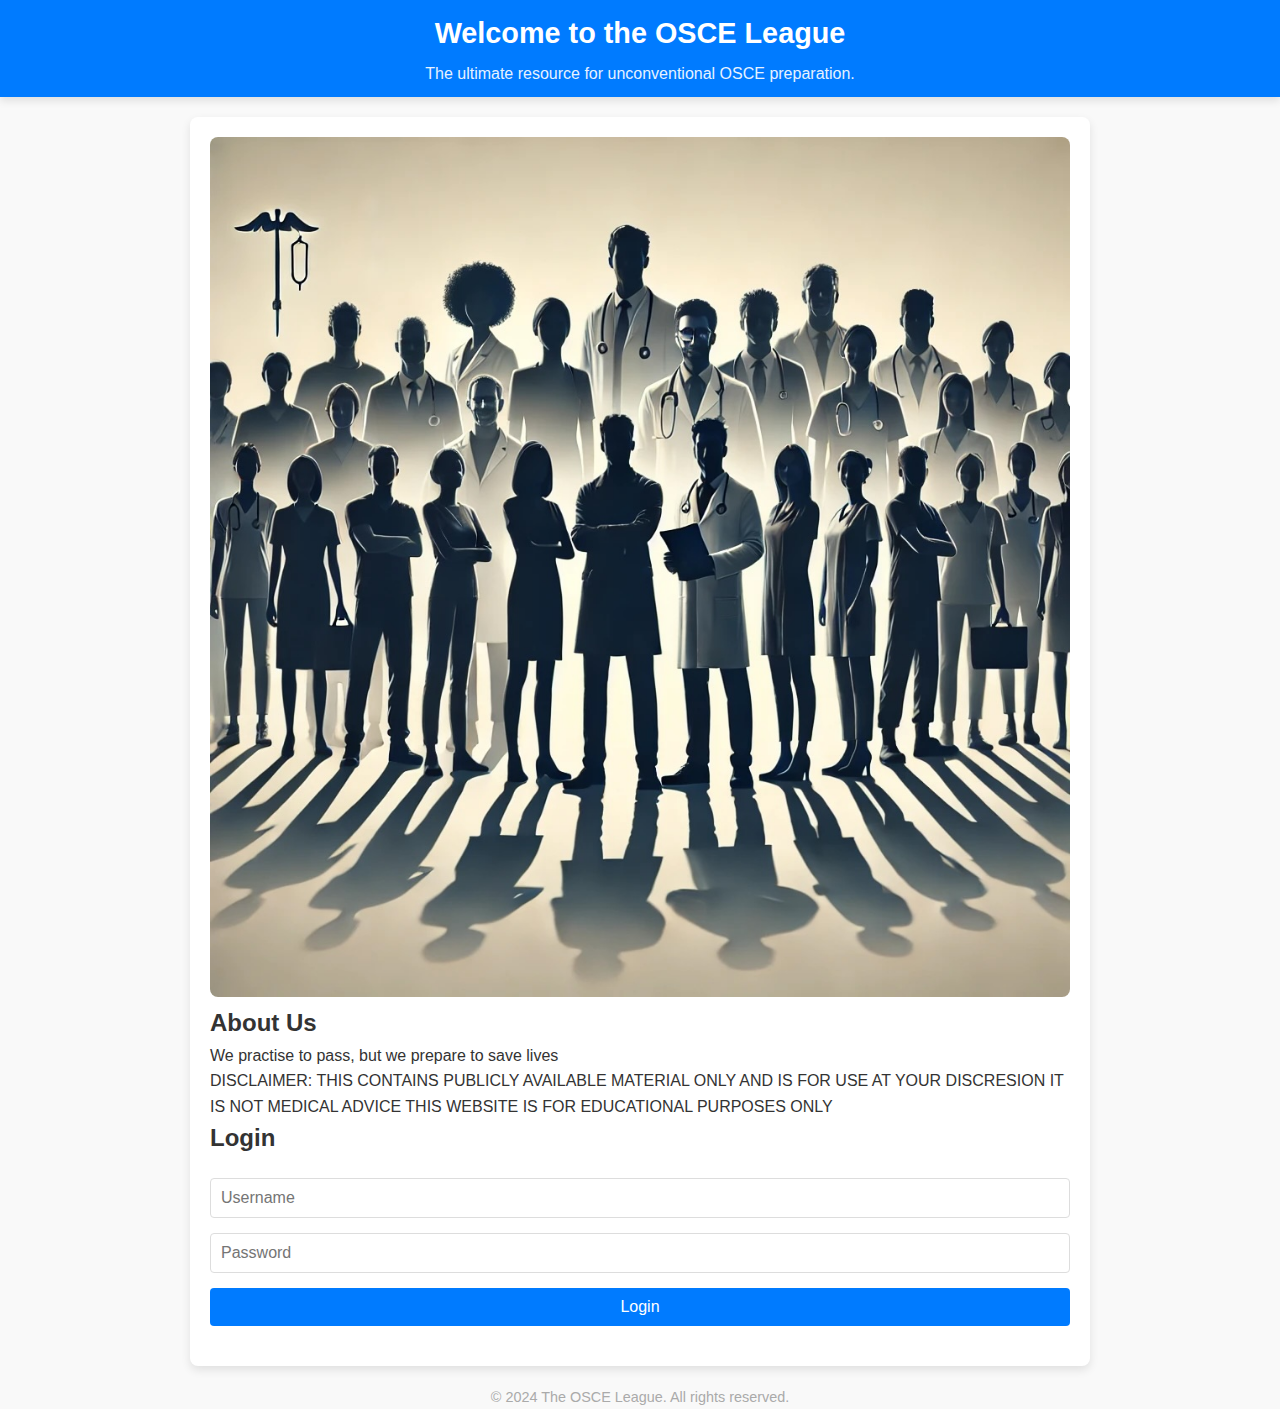
<file: index.html>
<!DOCTYPE html>
<html lang="en">
<head>
  <meta charset="UTF-8">
  <meta name="viewport" content="width=device-width, initial-scale=1.0">
  <title>Anti OSCE League</title>
  <link rel="stylesheet" href="styles.css">
  <script>
    // Basic JavaScript for validating username and password
    function validateLogin(event) {
      event.preventDefault(); // Prevent form submission
      
      const username = document.getElementById("username").value;
      const password = document.getElementById("password").value;

      // Replace these with your actual credentials
      const validUsername = "Matt";
      const validPassword = "Test";

      if (username === validUsername && password === validPassword) {
        window.location.href = "dashboard.html"; // Redirect to main dashboard
      } else {
        alert("Invalid username or password. Please try again.");
      }
    }
  </script>
</head>
<body>
  <header>
    <h1>Welcome to the OSCE League</h1>
    <p>The ultimate resource for unconventional OSCE preparation.</p>
  </header>

  <div class="container">
    <img src="Leauge.jpeg" alt="The Leauge" style="width: 100%; border-radius: 8px;">
    <h2>About Us</h2>
    <p>
      We practise to pass, but we prepare to save lives
    </p>
    <p>
      DISCLAIMER: THIS CONTAINS PUBLICLY AVAILABLE MATERIAL ONLY AND IS FOR USE AT YOUR DISCRESION IT IS NOT MEDICAL ADVICE
      THIS WEBSITE IS FOR EDUCATIONAL PURPOSES ONLY
    </p>
    <h2>Login</h2>
    <form onsubmit="validateLogin(event)">
      <div class="form-group">
        <input type="text" id="username" placeholder="Username" required>
      </div>
      <div class="form-group">
        <input type="password" id="password" placeholder="Password" required>
      </div>
      <button type="submit">Login</button>
    </form>
  </div>

  <footer class="footer">
    © 2024 The OSCE League. All rights reserved.
  </footer>
</body>
</html>
</file>
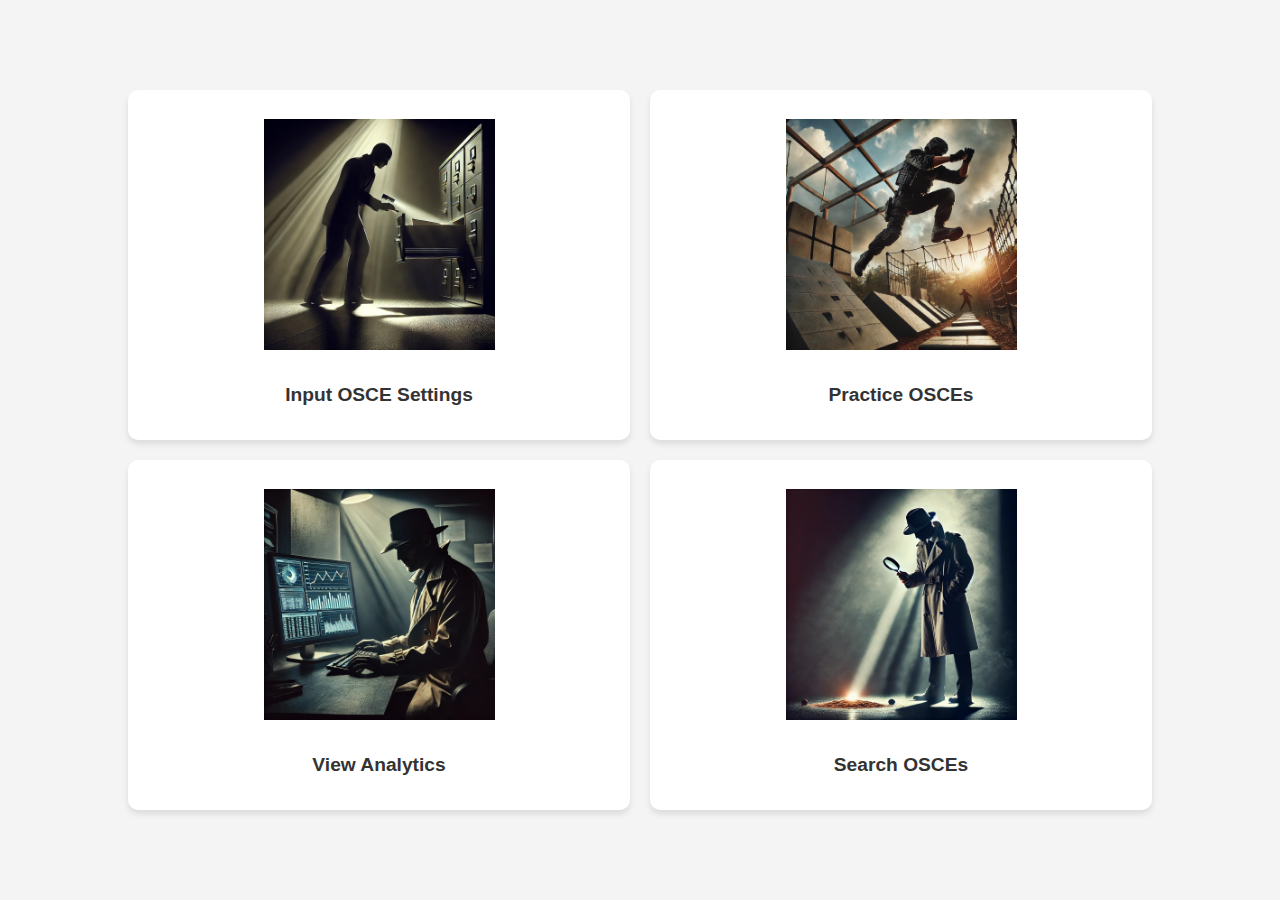
<file: dashboard.html>
<!DOCTYPE html>
<html lang="en">
<head>
    <meta charset="UTF-8">
    <meta name="viewport" content="width=device-width, initial-scale=1.0">
    <title>ACEM OSCE Dashboard</title>
    <link rel="stylesheet" href="styles.css">
    <style>
        body {
            font-family: Arial, sans-serif;
            margin: 0;
            padding: 0;
            display: flex;
            justify-content: center;
            align-items: center;
            height: 100vh;
            background-color: #f4f4f4;
        }

        .dashboard {
            display: grid;
            grid-template-columns: 1fr 1fr;
            grid-template-rows: 1fr 1fr;
            gap: 20px;
            width: 80%;
            height: 80%;
        }

        .quadrant {
            background-color: white;
            border-radius: 10px;
            box-shadow: 0 4px 6px rgba(0, 0, 0, 0.1);
            display: flex;
            flex-direction: column;
            justify-content: center;
            align-items: center;
            text-align: center;
            padding: 20px;
            transition: transform 0.2s;
        }

        .quadrant:hover {
            transform: scale(1.05);
        }

        .quadrant img {
            width: 50%;
            height: auto;
            margin-bottom: 20px;
        }

        .quadrant a {
            text-decoration: none;
            color: #333;
            font-weight: bold;
            font-size: 1.2em;
        }
    </style>
</head>
<body>
    <div class="dashboard">
        <!-- Input OSCE Settings -->
        <div class="quadrant">
            <a href="input.html">
                <img src="Input.jpeg" alt="Input OSCE Settings">
            </a>
            <a href="input.html">Input OSCE Settings</a>
        </div>

        <!-- Practice OSCEs -->
        <div class="quadrant">
            <a href="practice.html">
                <img src="Practice.jpeg" alt="Practice OSCEs">
            </a>
            <a href="practice.html">Practice OSCEs</a>
        </div>

        <!-- Analytics -->
        <div class="quadrant">
            <a href="analytics.html">
                <img src="Analytics.jpeg" alt="View Analytics">
            </a>
            <a href="analytics.html">View Analytics</a>
        </div>

        <!-- Search OSCEs -->
        <div class="quadrant">
            <a href="search.html">
                <img src="Search.jpeg" alt="Search OSCEs">
            </a>
            <a href="search.html">Search OSCEs</a>
        </div>
    </div>
</body>
</html>
</file>
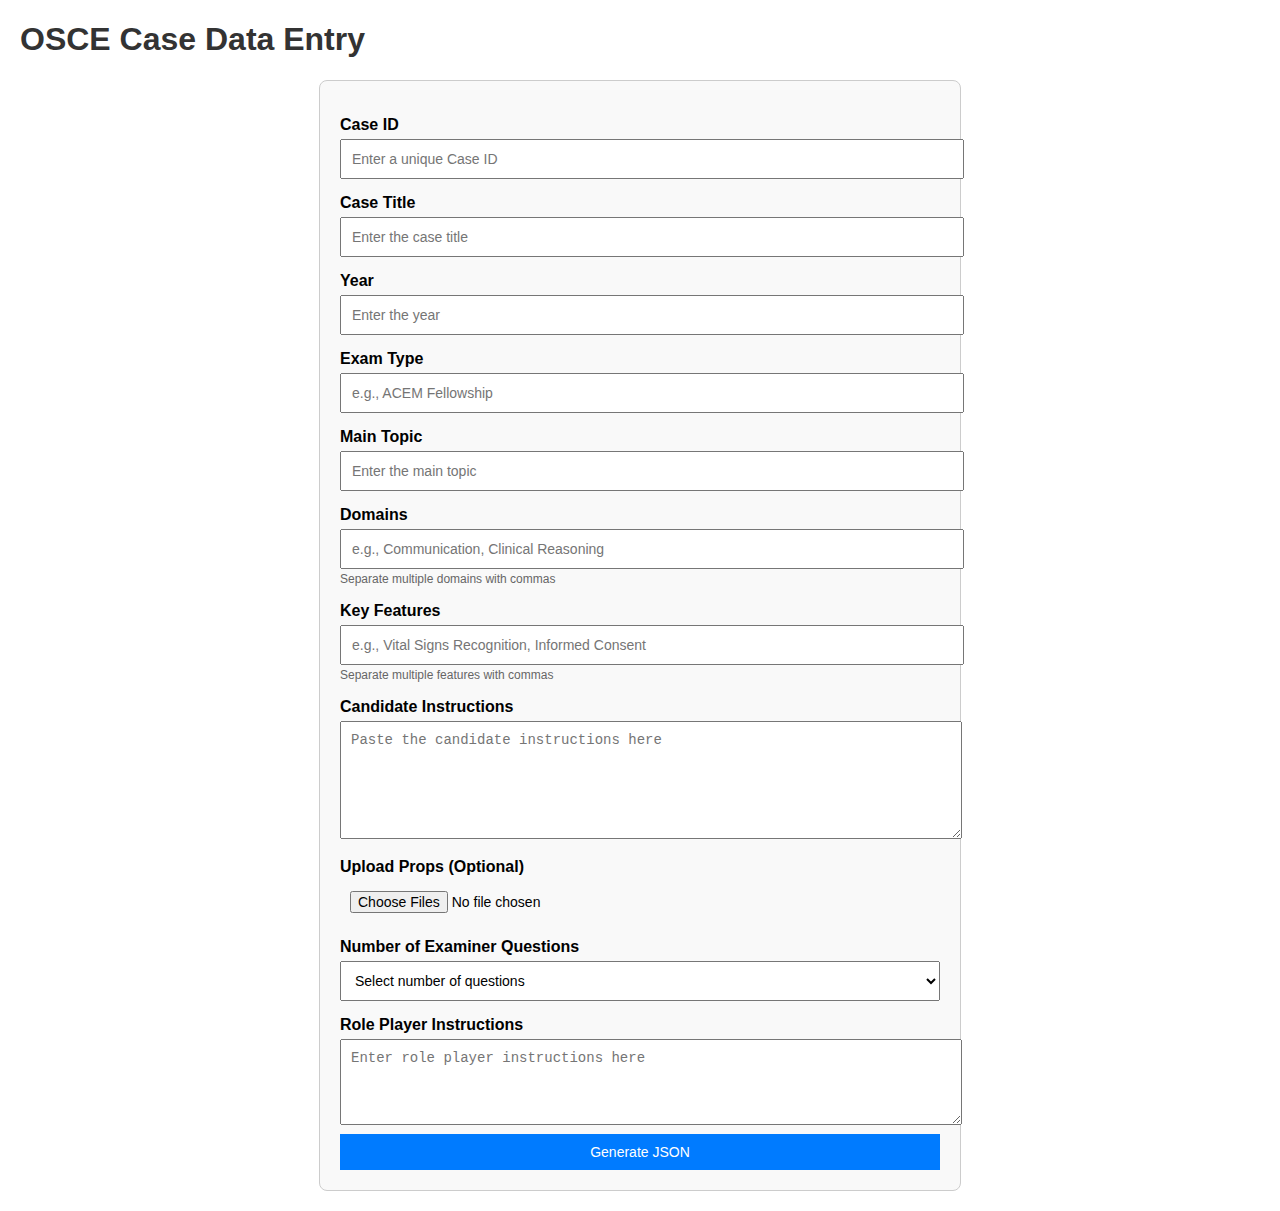
<file: Input.html>
<!DOCTYPE html>
<html lang="en">
<head>
    <meta charset="UTF-8">
    <meta name="viewport" content="width=device-width, initial-scale=1.0">
    <title>OSCE Case Data Entry</title>
    <style>
        body {
            font-family: Arial, sans-serif;
            margin: 20px;
        }
        h1 {
            color: #333;
        }
        form {
            max-width: 600px;
            margin: auto;
            padding: 20px;
            border: 1px solid #ccc;
            border-radius: 8px;
            background-color: #f9f9f9;
        }
        label {
            font-weight: bold;
            display: block;
            margin-top: 15px;
        }
        input, select, textarea, button {
            width: 100%;
            margin-top: 5px;
            padding: 10px;
            font-size: 14px;
        }
        button {
            background-color: #007BFF;
            color: white;
            border: none;
            cursor: pointer;
        }
        button:hover {
            background-color: #0056b3;
        }
        .small-text {
            font-size: 12px;
            color: #666;
        }
        .question-box {
            margin-top: 15px;
            border: 1px solid #ccc;
            padding: 10px;
            border-radius: 8px;
            background-color: #fff;
        }
    </style>
    <script>
        function addExaminerQuestions() {
            const numberOfQuestions = parseInt(document.getElementById('num_questions').value);
            const questionsContainer = document.getElementById('questions_container');
            questionsContainer.innerHTML = '';

            for (let i = 1; i <= numberOfQuestions; i++) {
                const questionBox = document.createElement('div');
                questionBox.className = 'question-box';

                const questionLabel = document.createElement('label');
                questionLabel.textContent = `Question ${i}`;
                questionBox.appendChild(questionLabel);

                const questionTextarea = document.createElement('textarea');
                questionTextarea.name = `examiner_question_${i}`;
                questionTextarea.rows = 3;
                questionTextarea.placeholder = `Enter question ${i}`;
                questionBox.appendChild(questionTextarea);

                const markingLabel = document.createElement('label');
                markingLabel.textContent = `Marking Schedule for Question ${i}`;
                questionBox.appendChild(markingLabel);

                const markingTextarea = document.createElement('textarea');
                markingTextarea.name = `marking_schedule_${i}`;
                markingTextarea.rows = 3;
                markingTextarea.placeholder = `Enter marking schedule for question ${i}`;
                questionBox.appendChild(markingTextarea);

                questionsContainer.appendChild(questionBox);
            }
        }
    </script>
</head>
<body>
    <h1>OSCE Case Data Entry</h1>
    <form method="POST" action="/generate">
        <label for="case_id">Case ID</label>
        <input type="text" id="case_id" name="case_id" placeholder="Enter a unique Case ID" required>

        <label for="title">Case Title</label>
        <input type="text" id="title" name="title" placeholder="Enter the case title" required>

        <label for="year">Year</label>
        <input type="number" id="year" name="year" placeholder="Enter the year" required>

        <label for="exam_type">Exam Type</label>
        <input type="text" id="exam_type" name="exam_type" placeholder="e.g., ACEM Fellowship" required>

        <label for="main_topic">Main Topic</label>
        <input type="text" id="main_topic" name="main_topic" placeholder="Enter the main topic" required>

        <label for="domains">Domains</label>
        <input type="text" id="domains" name="domains" placeholder="e.g., Communication, Clinical Reasoning">
        <span class="small-text">Separate multiple domains with commas</span>

        <label for="key_features">Key Features</label>
        <input type="text" id="key_features" name="key_features" placeholder="e.g., Vital Signs Recognition, Informed Consent">
        <span class="small-text">Separate multiple features with commas</span>

        <label for="candidate_instructions">Candidate Instructions</label>
        <textarea id="candidate_instructions" name="candidate_instructions" rows="6" placeholder="Paste the candidate instructions here" required></textarea>

        <label for="props">Upload Props (Optional)</label>
        <input type="file" id="props" name="props" multiple>

        <label for="num_questions">Number of Examiner Questions</label>
        <select id="num_questions" name="num_questions" onchange="addExaminerQuestions()">
            <option value="0">Select number of questions</option>
            <option value="1">1</option>
            <option value="2">2</option>
            <option value="3">3</option>
            <option value="4">4</option>
            <option value="5">5</option>
        </select>

        <div id="questions_container"></div>

        <label for="role_player_instructions">Role Player Instructions</label>
        <textarea id="role_player_instructions" name="role_player_instructions" rows="4" placeholder="Enter role player instructions here"></textarea>

        <button type="submit">Generate JSON</button>
    </form>
</body>
</html>
</file>
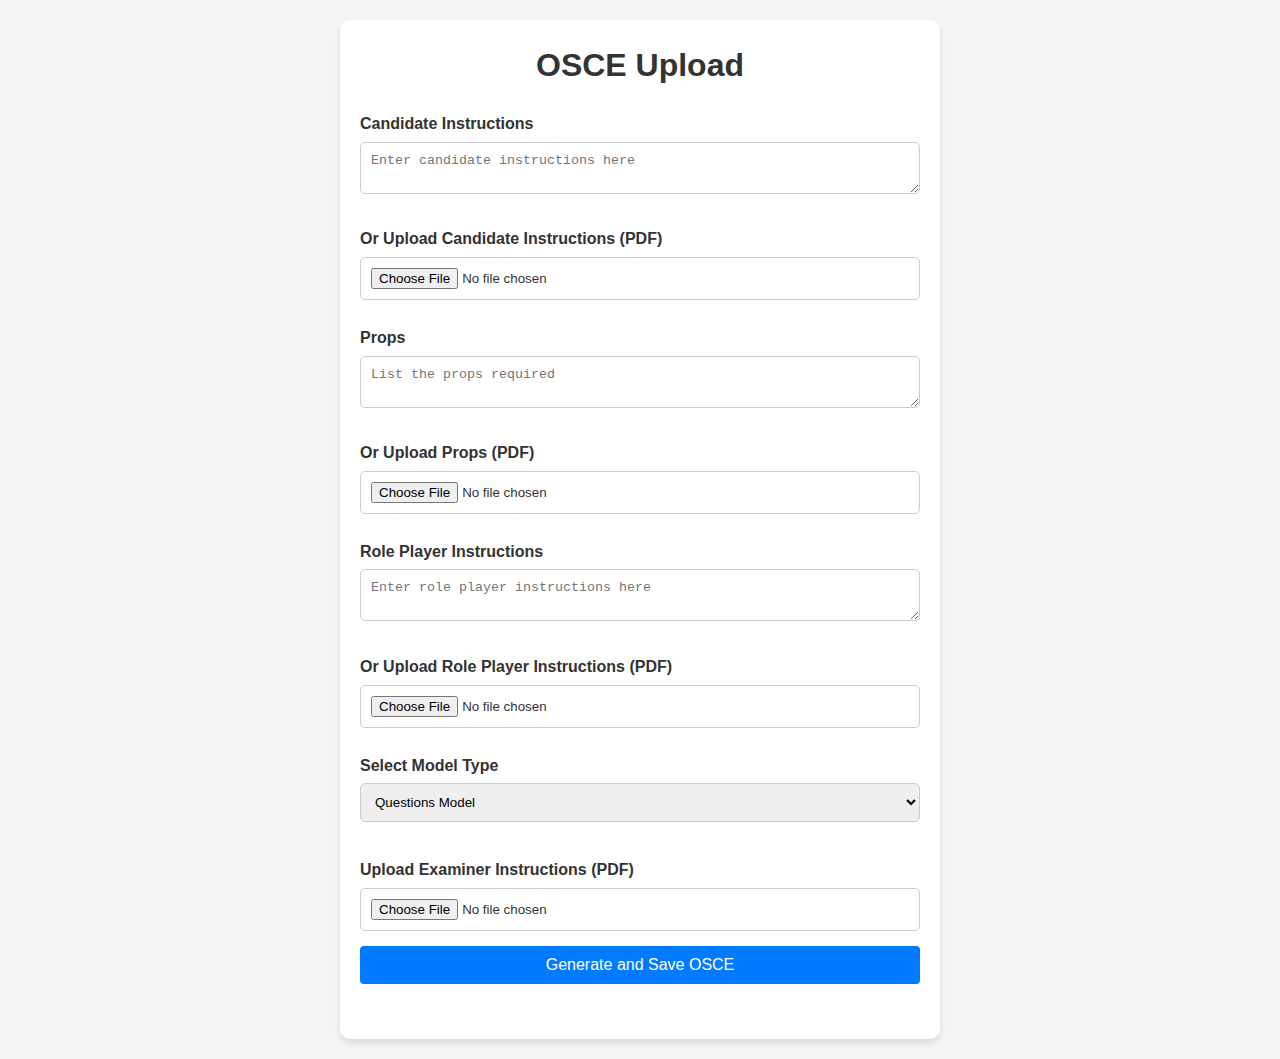
<file: input.html>
<!DOCTYPE html>
<html lang="en">
<head>
    <meta charset="UTF-8">
    <meta name="viewport" content="width=device-width, initial-scale=1.0">
    <title>OSCE Upload Page</title>
    <link rel="stylesheet" href="styles.css">
    <style>
        body {
            font-family: Arial, sans-serif;
            margin: 0;
            padding: 20px;
            background-color: #f4f4f4;
        }

        .container {
            max-width: 600px;
            margin: 0 auto;
            background: white;
            padding: 20px;
            border-radius: 10px;
            box-shadow: 0 4px 6px rgba(0, 0, 0, 0.1);
        }

        .container h1 {
            text-align: center;
        }

        label {
            display: block;
            margin: 10px 0 5px;
            font-weight: bold;
        }

        input, textarea, button, select {
            width: 100%;
            padding: 10px;
            margin-bottom: 15px;
            border: 1px solid #ccc;
            border-radius: 5px;
        }

        button {
            background-color: #007BFF;
            color: white;
            border: none;
            cursor: pointer;
            font-size: 16px;
        }

        button:hover {
            background-color: #0056b3;
        }

        .questions-container {
            margin-top: 20px;
        }

        .question {
            margin-bottom: 20px;
            border: 1px solid #ccc;
            padding: 10px;
            border-radius: 5px;
        }

        .question table {
            width: 100%;
            border-collapse: collapse;
            margin-top: 10px;
        }

        .question th, .question td {
            border: 1px solid #ccc;
            padding: 10px;
            text-align: left;
        }

        .question th {
            background-color: #f4f4f4;
        }

    </style>
</head>
<body>
    <div class="container">
        <h1>OSCE Upload</h1>
        <form id="osceForm">
            <label for="candidateInstructions">Candidate Instructions</label>
            <textarea id="candidateInstructions" placeholder="Enter candidate instructions here"></textarea>
            <label for="candidateInstructionsPDF">Or Upload Candidate Instructions (PDF)</label>
            <input type="file" id="candidateInstructionsPDF" accept="application/pdf">

            <label for="props">Props</label>
            <textarea id="props" placeholder="List the props required"></textarea>
            <label for="propsPDF">Or Upload Props (PDF)</label>
            <input type="file" id="propsPDF" accept="application/pdf">

            <label for="rolePlayerInstructions">Role Player Instructions</label>
            <textarea id="rolePlayerInstructions" placeholder="Enter role player instructions here"></textarea>
            <label for="rolePlayerInstructionsPDF">Or Upload Role Player Instructions (PDF)</label>
            <input type="file" id="rolePlayerInstructionsPDF" accept="application/pdf">

            <label for="modelType">Select Model Type</label>
            <select id="modelType">
                <option value="questions">Questions Model</option>
                <option value="domains">Domains Model</option>
            </select>

            <div class="questions-container" id="questionsContainer"></div>

            <label for="uploadPDF">Upload Examiner Instructions (PDF)</label>
            <input type="file" id="uploadPDF" accept="application/pdf">

            <button type="button" id="generate">Generate and Save OSCE</button>
        </form>
    </div>

    <script>
        document.getElementById('modelType').addEventListener('change', function () {
            const selectedModel = this.value;
            const container = document.getElementById('questionsContainer');
            container.innerHTML = '';

            const numItemsLabel = document.createElement('label');
            numItemsLabel.textContent = selectedModel === 'questions' ? 'Number of Examiner Questions' : 'Number of Domains';
            const numItemsInput = document.createElement('input');
            numItemsInput.type = 'number';
            numItemsInput.id = 'dynamicItems';
            numItemsInput.min = '1';
            numItemsInput.max = '5';
            numItemsInput.placeholder = selectedModel === 'questions' ? 'Enter number of examiner questions' : 'Enter number of domains';
            container.appendChild(numItemsLabel);
            container.appendChild(numItemsInput);

            numItemsInput.addEventListener('input', function () {
                const numItems = parseInt(this.value, 10) || 0;
                const itemsDiv = document.createElement('div');
                itemsDiv.id = 'dynamicItemsContainer';
                container.appendChild(itemsDiv);
                itemsDiv.innerHTML = '';

                for (let i = 1; i <= numItems; i++) {
                    const itemDiv = document.createElement('div');
                    itemDiv.className = 'question';

                    const itemLabel = document.createElement('label');
                    itemLabel.textContent = selectedModel === 'questions' ? `Examiner Question ${i}` : `Domain ${i}`;

                    const itemInput = document.createElement('textarea');
                    itemInput.placeholder = selectedModel === 'questions' ? `Enter Question ${i}` : `Enter Domain ${i}`;
                    itemInput.id = `dynamicItem${i}`;

                    const table = document.createElement('table');
                    const headerRow = document.createElement('tr');
                    const promptHeader = document.createElement('th');
                    promptHeader.textContent = 'Prompt';
                    const detailsHeader = document.createElement('th');
                    detailsHeader.textContent = 'Details';
                    const marksHeader = document.createElement('th');
                    marksHeader.textContent = 'Marks';

                    headerRow.appendChild(promptHeader);
                    headerRow.appendChild(detailsHeader);
                    headerRow.appendChild(marksHeader);
                    table.appendChild(headerRow);

                    for (let j = 0; j < 3; j++) {
                        const row = document.createElement('tr');
                        const promptCell = document.createElement('td');
                        const promptInput = document.createElement('textarea');
                        promptInput.placeholder = `Prompt ${j + 1}`;
                        promptCell.appendChild(promptInput);

                        const detailsCell = document.createElement('td');
                        const detailsInput = document.createElement('textarea');
                        detailsInput.placeholder = `Details ${j + 1}`;
                        detailsCell.appendChild(detailsInput);

                        const marksCell = document.createElement('td');
                        const marksInput = document.createElement('textarea');
                        marksInput.placeholder = `Mark ${j + 1}`;
                        marksCell.appendChild(marksInput);

                        row.appendChild(promptCell);
                        row.appendChild(detailsCell);
                        row.appendChild(marksCell);
                        table.appendChild(row);
                    }

                    itemDiv.appendChild(itemLabel);
                    itemDiv.appendChild(itemInput);
                    itemDiv.appendChild(table);
                    itemsDiv.appendChild(itemDiv);
                }
            });
        });

        document.getElementById('generate').addEventListener('click', function () {
            const modelType = document.getElementById('modelType').value;
            const id = 'OSCE-' + Math.random().toString(36).substr(2, 9);
            const candidateInstructions = document.getElementById('candidateInstructions').value;
            const props = document.getElementById('props').value;
            const rolePlayerInstructions = document.getElementById('rolePlayerInstructions').value;

            let dynamicItems = [];

            const itemsDiv = document.getElementById('dynamicItemsContainer');
            if (itemsDiv) {
                const itemDivs = itemsDiv.querySelectorAll('.question');
                itemDivs.forEach((div, i) => {
                    const itemText = div.querySelector(`#dynamicItem${i + 1}`).value;
                    const table = div.querySelector('table');
                    const rows = table.querySelectorAll('tr:not(:first-child)');
                    const criteria = [];
                    rows.forEach(row => {
                        const prompt = row.cells[0].querySelector('textarea').value;
                        const details = row.cells[1].querySelector('textarea').value;
                        const marks = row.cells[2].querySelector('textarea').value;
                        criteria.push({ prompt, details, marks });
                    });
                    dynamicItems.push({ text: itemText, criteria });
                });
            }

            const osceData = {
                id,
                candidateInstructions,
                props,
                rolePlayerInstructions,
                modelType,
                items: dynamicItems
            };

            saveOSCE(osceData);

            alert(`OSCE saved with ID: ${id}`);
        });

        function saveOSCE(data) {
            const blob = new Blob([JSON.stringify(data, null, 2)], { type: 'application/json' });
            const a = document.createElement('a');
            a.href = URL.createObjectURL(blob);
            a.download = `OSCE_${data.id}.json`;
            document.body.appendChild(a);
            a.click();
            document.body.removeChild(a);
        }
    </script>
</body>
</html>
</file>
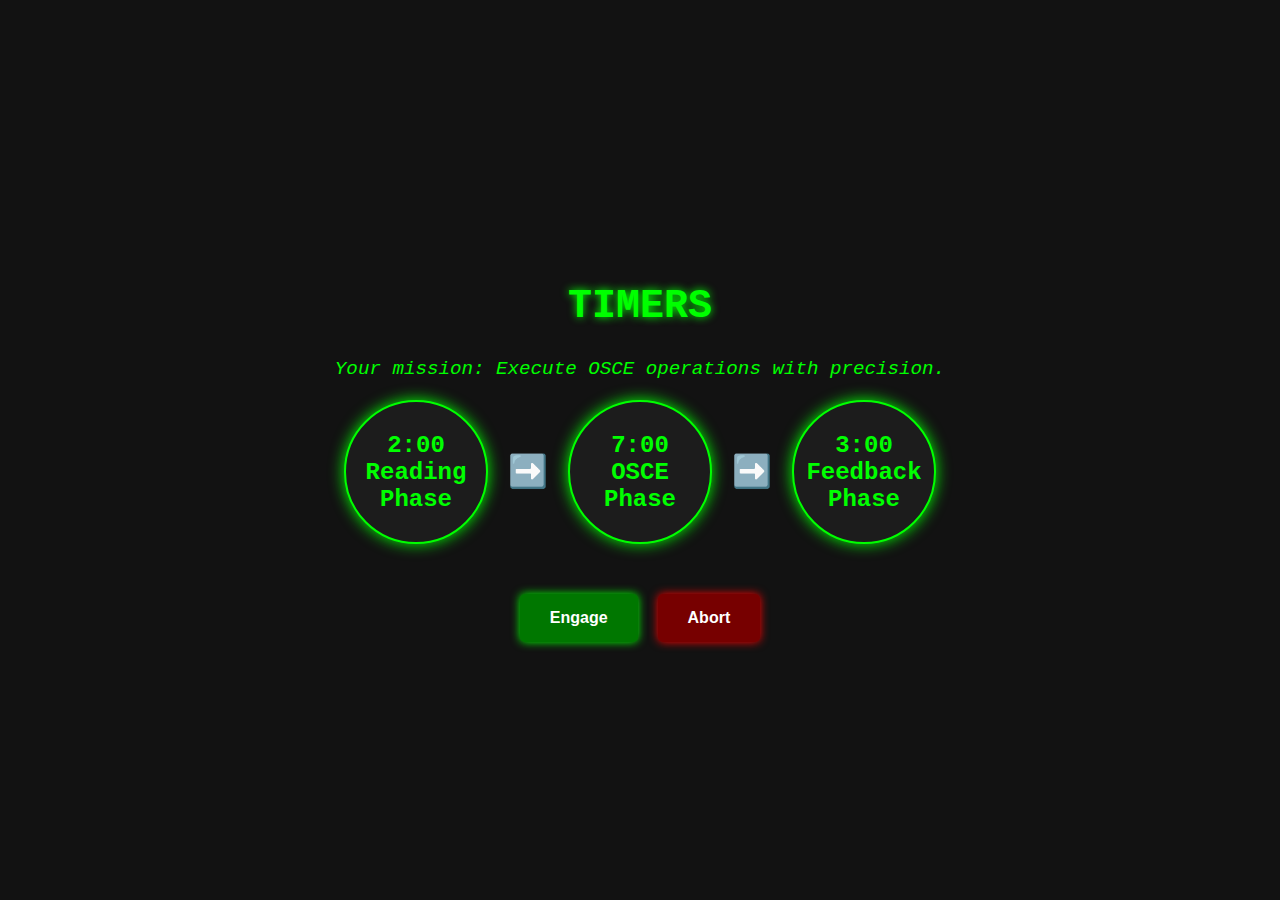
<file: practice.html>
<!DOCTYPE html>
<html lang="en">
<head>
  <meta charset="UTF-8">
  <meta name="viewport" content="width=device-width, initial-scale=1.0">
  <title>OSCE Practice</title>
  <style>
    body {
      font-family: "Courier New", Courier, monospace;
      display: flex;
      flex-direction: column;
      align-items: center;
      justify-content: center;
      height: 100vh;
      margin: 0;
      background-color: #121212;
      color: #00ff00;
    }
    h1 {
      font-size: 2.5rem;
      margin-bottom: 10px;
      text-transform: uppercase;
      text-shadow: 0px 0px 8px #00ff00;
    }
    .subtitle {
      font-size: 1.2rem;
      margin-bottom: 20px;
      font-style: italic;
    }
    .timers {
      display: flex;
      align-items: center;
      margin-bottom: 30px;
    }
    .timer {
      display: flex;
      flex-direction: column;
      align-items: center;
      justify-content: center;
      width: 140px;
      height: 140px;
      margin: 0 20px;
      background-color: #1c1c1c;
      border: 2px solid #00ff00;
      border-radius: 50%;
      box-shadow: 0 0 15px #00ff00;
      font-size: 1.5rem;
      font-weight: bold;
      text-align: center;
    }
    .arrow {
      font-size: 2rem;
      color: #00ff00;
    }
    .controls {
      display: flex;
      gap: 20px;
      margin-top: 20px;
    }
    button {
      padding: 15px 30px;
      font-size: 1rem;
      font-weight: bold;
      border: none;
      border-radius: 5px;
      cursor: pointer;
      color: #ffffff;
    }
    button#start {
      background-color: #007700;
      box-shadow: 0 0 10px #00ff00;
    }
    button#reset {
      background-color: #770000;
      box-shadow: 0 0 10px #ff0000;
    }
  </style>
</head>
<body>
  <h1>TIMERS</h1>
  <p class="subtitle">Your mission: Execute OSCE operations with precision.</p>
  <div class="timers">
    <div class="timer" id="readingTimer">
      <span>2:00</span>
      <div>Reading Phase</div>
    </div>
    <div class="arrow">➡️</div>
    <div class="timer" id="osceTimer">
      <span>7:00</span>
      <div>OSCE Phase</div>
    </div>
    <div class="arrow">➡️</div>
    <div class="timer" id="feedbackTimer">
      <span>3:00</span>
      <div>Feedback Phase</div>
    </div>
  </div>
  <div class="controls">
    <button id="start">Engage</button>
    <button id="reset">Abort</button>
  </div>

  <!-- Bell Sounds -->
  <audio id="startBell" src="https://cdn.pixabay.com/audio/2022/03/15/audio_86d95b9a68.mp3"></audio>
  <audio id="transitionBell" src="https://cdn.pixabay.com/audio/2022/03/15/audio_8ca19f8b93.mp3"></audio>
  <audio id="handBell" src="https://cdn.pixabay.com/audio/2022/03/15/audio_3ef19abf5e.mp3"></audio>
  <audio id="alarmBell" src="https://cdn.pixabay.com/audio/2022/03/15/audio_d669962dd7.mp3"></audio>

  <script>
    // Timer durations in seconds
    const readingDuration = 120; // 2 minutes
    const osceDuration = 420; // 7 minutes
    const feedbackDuration = 180; // 3 minutes

    // Elements
    const readingTimer = document.getElementById('readingTimer').querySelector('span');
    const osceTimer = document.getElementById('osceTimer').querySelector('span');
    const feedbackTimer = document.getElementById('feedbackTimer').querySelector('span');
    const startButton = document.getElementById('start');
    const resetButton = document.getElementById('reset');

    // Bells
    const startBell = document.getElementById('startBell');
    const transitionBell = document.getElementById('transitionBell');
    const handBell = document.getElementById('handBell');
    const alarmBell = document.getElementById('alarmBell');

    let timers = [
      { element: readingTimer, duration: readingDuration },
      { element: osceTimer, duration: osceDuration },
      { element: feedbackTimer, duration: feedbackDuration },
    ];

    let currentTimerIndex = 0;
    let countdown;

    function formatTime(seconds) {
      const minutes = Math.floor(seconds / 60);
      const secs = seconds % 60;
      return `${minutes}:${secs.toString().padStart(2, '0')}`;
    }

    function playBell(sound) {
      sound.currentTime = 0;
      sound.play();
    }

    function startTimers() {
      if (currentTimerIndex >= timers.length) return;

      const timer = timers[currentTimerIndex];
      let remainingTime = timer.duration;

      // Play start bell or transition bell
      if (currentTimerIndex === 0) {
        playBell(startBell);
      } else {
        playBell(transitionBell);
      }

      countdown = setInterval(() => {
        timer.element.textContent = formatTime(remainingTime);
        remainingTime--;

        // Special alarm for OSCE timer at 6 minutes (1 minute left)
        if (currentTimerIndex === 1 && remainingTime === 60) {
          playBell(handBell);
        }

        if (remainingTime < 0) {
          clearInterval(countdown);
          currentTimerIndex++;
          startTimers(); // Start next timer
        }

        // Final alarm at the end of OSCE
        if (currentTimerIndex === 1 && remainingTime === 0) {
          playBell(alarmBell);
        }
      }, 1000);
    }

    function resetTimers() {
      clearInterval(countdown);
      currentTimerIndex = 0;
      timers[0].element.textContent = formatTime(readingDuration);
      timers[1].element.textContent = formatTime(osceDuration);
      timers[2].element.textContent = formatTime(feedbackDuration);
    }

    startButton.addEventListener('click', () => {
      clearInterval(countdown); // Prevent multiple intervals
      currentTimerIndex = 0;
      startTimers();
    });

    resetButton.addEventListener('click', resetTimers);

    // Initialize timers
    resetTimers();
  </script>
</body>
</html>
</file>
<file: styles.css>
/* General Reset for Consistency */
* {
  margin: 0;
  padding: 0;
  box-sizing: border-box;
}

body {
  font-family: 'Arial', sans-serif;
  background-color: #f9f9f9;
  color: #333;
  line-height: 1.6;
  margin: 0;
  padding: 0;
}

/* Header and Navigation */
header {
  background: #007BFF;
  color: #fff;
  padding: 10px 20px;
  text-align: center;
  box-shadow: 0 4px 8px rgba(0, 0, 0, 0.1);
}

header h1 {
  font-size: 1.8rem;
  margin-bottom: 5px;
}

header p {
  font-size: 1rem;
  opacity: 0.9;
}

/* General Container */
.container {
  max-width: 900px;
  margin: 20px auto;
  padding: 20px;
  background: #fff;
  border-radius: 8px;
  box-shadow: 0 4px 10px rgba(0, 0, 0, 0.1);
}

/* Forms */
form {
  margin: 20px 0;
}

form .form-group {
  margin-bottom: 15px;
}

form input[type="text"],
form input[type="password"],
form button {
  width: 100%;
  padding: 10px;
  font-size: 1rem;
  border-radius: 4px;
  border: 1px solid #ddd;
}

form input[type="text"]:focus,
form input[type="password"]:focus {
  outline: none;
  border-color: #007BFF;
  box-shadow: 0 0 5px rgba(0, 123, 255, 0.4);
}

form button {
  background-color: #007BFF;
  color: #fff;
  border: none;
  cursor: pointer;
  transition: background 0.3s;
}

form button:hover {
  background-color: #0056b3;
}

/* Timer */
.timer {
  font-size: 2rem;
  color: #ff6f61;
  text-align: center;
  margin: 20px 0;
  font-weight: bold;
}

/* Instructions Section */
.instructions-container {
  display: flex;
  justify-content: space-between;
  gap: 20px;
}

.instructions {
  flex: 1;
  padding: 15px;
  background: #f4f4f4;
  border: 1px solid #ddd;
  border-radius: 6px;
  box-shadow: 0 2px 5px rgba(0, 0, 0, 0.1);
}

.instructions h2 {
  font-size: 1.2rem;
  margin-bottom: 10px;
  color: #007BFF;
}

.instructions p {
  font-size: 1rem;
  color: #555;
  line-height: 1.6;
}

/* Button */
button.end-exam-btn {
  display: block;
  margin: 20px auto;
  background-color: #d9534f;
  color: #fff;
  padding: 10px 20px;
  font-size: 1rem;
  border: none;
  border-radius: 6px;
  cursor: pointer;
  transition: background 0.3s;
}

button.end-exam-btn:hover {
  background-color: #c9302c;
}

/* Footer */
.footer {
  text-align: center;
  font-size: 0.9rem;
  color: #aaa;
  margin-top: 20px;
}
</file>
